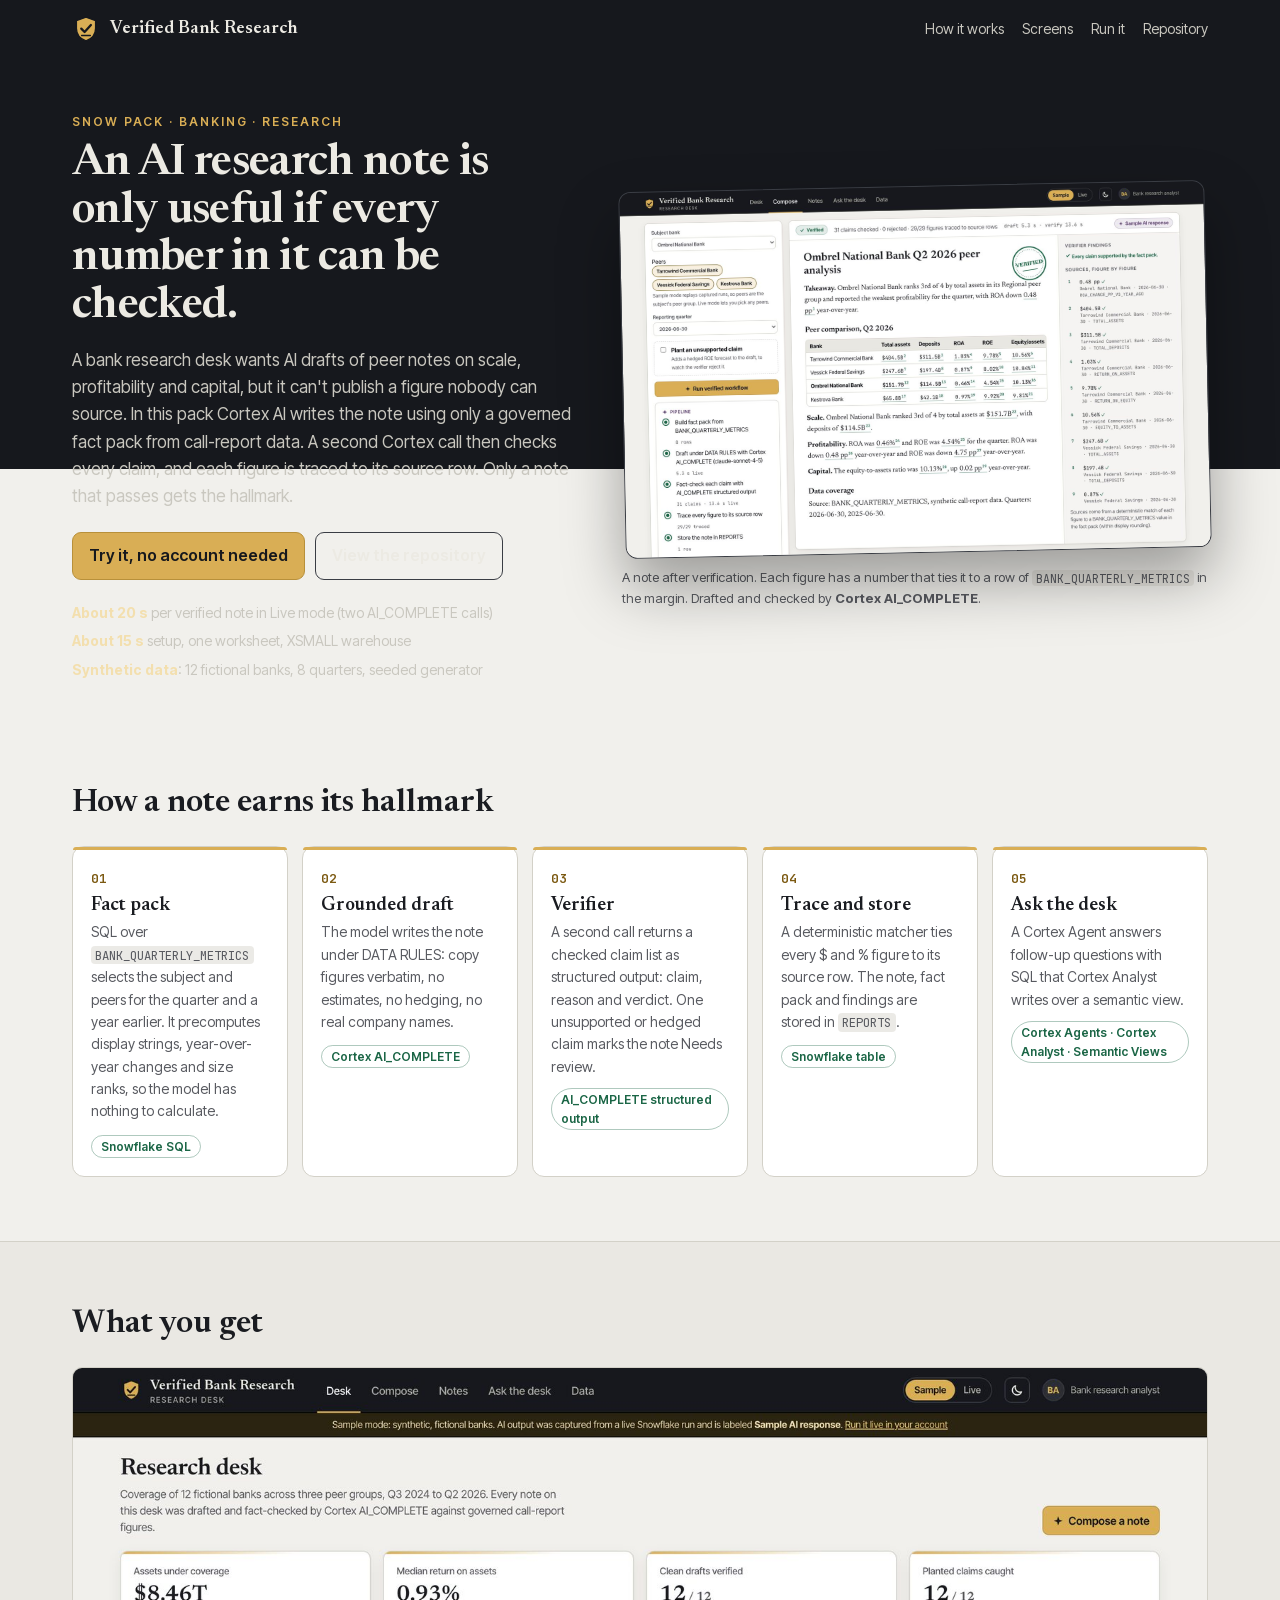
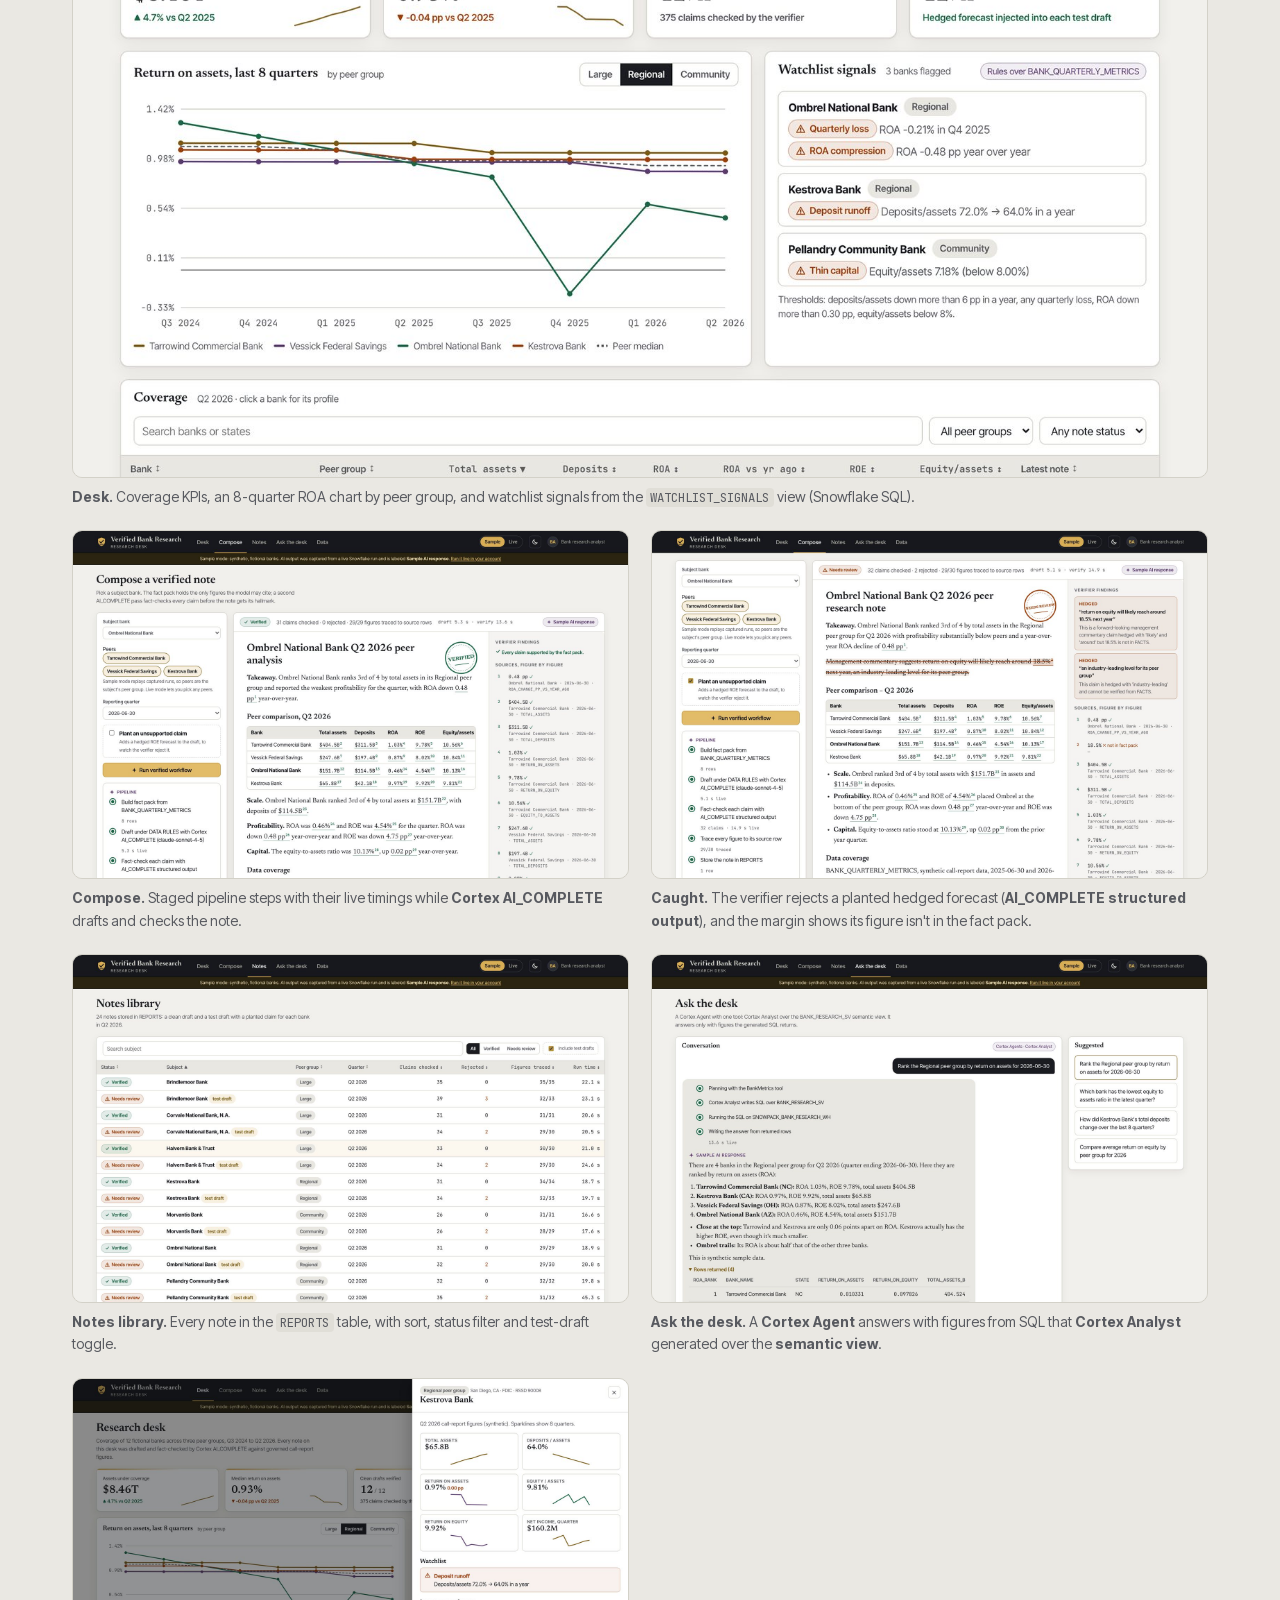
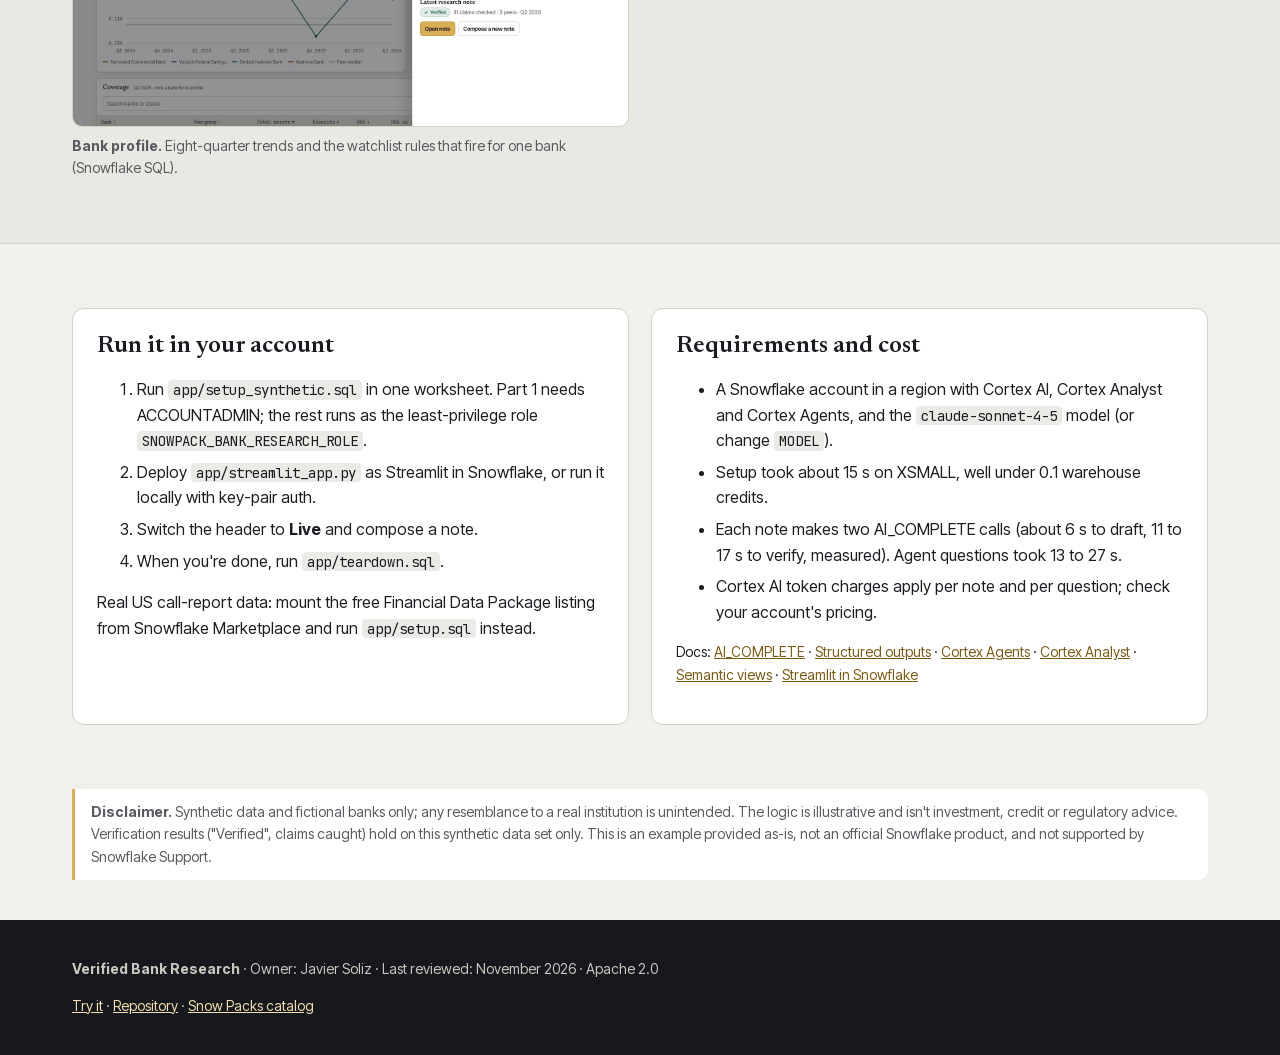
<file: docs/index.html>
<!doctype html>
<html lang="en">
<head>
  <meta charset="utf-8">
  <meta name="viewport" content="width=device-width, initial-scale=1">
  <title>Verified Bank Research · A Snow Pack</title>
  <meta name="description" content="Bank research notes where every figure is traced to governed call-report data, and a Cortex AI verifier rejects any unsupported claim before the note is published. Synthetic data, runs on Snowflake.">
  <meta name="color-scheme" content="light dark">
  <link rel="icon" href="data:image/svg+xml,%3Csvg xmlns='http://www.w3.org/2000/svg' viewBox='0 0 32 32'%3E%3Cpath d='M16 2.5 27 6.5v8.6c0 7.1-4.6 12.2-11 14.4C9.6 27.3 5 22.2 5 15.1V6.5Z' fill='%23D9AE55' stroke='%2316181D' stroke-width='1.6'/%3E%3Cpath d='m10.6 15.6 3.8 3.8 7.2-8' fill='none' stroke='%2316181D' stroke-width='2.6' stroke-linecap='round'/%3E%3C/svg%3E">
  <link rel="stylesheet" href="landing.css">
</head>
<body>
<header class="bar"><div class="wrap row">
  <a class="brand" href="./"><svg viewBox="0 0 32 32" aria-hidden="true"><path d="M16 2.5 27 6.5v8.6c0 7.1-4.6 12.2-11 14.4C9.6 27.3 5 22.2 5 15.1V6.5Z" fill="#D9AE55" stroke="#16181D" stroke-width="1.6"/><path d="m10.6 15.6 3.8 3.8 7.2-8" fill="none" stroke="#16181D" stroke-width="2.6" stroke-linecap="round" stroke-linejoin="round"/><path d="M11 23.4h10" stroke="#16181D" stroke-width="1.6" stroke-linecap="round"/></svg><span>Verified Bank Research</span></a>
  <nav aria-label="Page"><a href="#how">How it works</a><a href="#screens">Screens</a><a href="#run">Run it</a><a href="https://github.com/sfc-gh-jsoliz/sfguide-verified-bank-research">Repository</a></nav>
</div></header>

<main>
<section class="hero"><div class="wrap hero-grid">
  <div>
    <p class="eyebrow">Snow Pack · Banking · Research</p>
    <h1>An AI research note is only useful if every number in it can be checked.</h1>
    <p class="lede">A bank research desk wants AI drafts of peer notes on scale, profitability and capital, but it can't publish a figure nobody can source. In this pack Cortex AI writes the note using only a governed fact pack from call-report data. A second Cortex call then checks every claim, and each figure is traced to its source row. Only a note that passes gets the hallmark.</p>
    <div class="cta"><a class="btn primary" href="try/">Try it, no account needed</a><a class="btn" href="https://github.com/sfc-gh-jsoliz/sfguide-verified-bank-research">View the repository</a></div>
    <ul class="facts">
      <li><b>About 20 s</b> per verified note in Live mode (two AI_COMPLETE calls)</li>
      <li><b>About 15 s</b> setup, one worksheet, XSMALL warehouse</li>
      <li><b>Synthetic data</b>: 12 fictional banks, 8 quarters, seeded generator</li>
    </ul>
  </div>
  <figure class="hero-shot">
    <img src="images/03-note-verified.jpg" alt="A verified peer note for Ombrel National Bank with a green VERIFIED hallmark, a peer comparison table, and an assay margin listing the source row of each numbered figure" width="1600" height="1000">
    <figcaption>A note after verification. Each figure has a number that ties it to a row of <code>BANK_QUARTERLY_METRICS</code> in the margin. Drafted and checked by <b>Cortex AI_COMPLETE</b>.</figcaption>
  </figure>
</div></section>

<section class="band" id="how"><div class="wrap">
  <h2>How a note earns its hallmark</h2>
  <ol class="flow">
    <li><span class="n">01</span><h3>Fact pack</h3><p>SQL over <code>BANK_QUARTERLY_METRICS</code> selects the subject and peers for the quarter and a year earlier. It precomputes display strings, year-over-year changes and size ranks, so the model has nothing to calculate.</p><span class="cap">Snowflake SQL</span></li>
    <li><span class="n">02</span><h3>Grounded draft</h3><p>The model writes the note under DATA RULES: copy figures verbatim, no estimates, no hedging, no real company names.</p><span class="cap">Cortex AI_COMPLETE</span></li>
    <li><span class="n">03</span><h3>Verifier</h3><p>A second call returns a checked claim list as structured output: claim, reason and verdict. One unsupported or hedged claim marks the note Needs review.</p><span class="cap">AI_COMPLETE structured output</span></li>
    <li><span class="n">04</span><h3>Trace and store</h3><p>A deterministic matcher ties every $ and % figure to its source row. The note, fact pack and findings are stored in <code>REPORTS</code>.</p><span class="cap">Snowflake table</span></li>
    <li><span class="n">05</span><h3>Ask the desk</h3><p>A Cortex Agent answers follow-up questions with SQL that Cortex Analyst writes over a semantic view.</p><span class="cap">Cortex Agents · Cortex Analyst · Semantic Views</span></li>
  </ol>
</div></section>

<section class="band alt" id="screens"><div class="wrap">
  <h2>What you get</h2>
  <div class="shots">
    <figure class="wide"><img loading="lazy" src="images/01-desk.jpg" alt="Research desk dashboard: four KPI tiles (assets under coverage, median ROA, clean drafts verified, planted claims caught), a return-on-assets chart for the Regional peer group with a dotted peer median, a watchlist panel flagging three banks, and the coverage table" width="1600" height="1000"><figcaption><b>Desk.</b> Coverage KPIs, an 8-quarter ROA chart by peer group, and watchlist signals from the <code>WATCHLIST_SIGNALS</code> view (Snowflake SQL).</figcaption></figure>
    <figure><img loading="lazy" src="images/02-compose.jpg" alt="Compose screen: subject bank, peer chips and the planted-claim toggle on the left; the five pipeline steps ticked off with live timings; the note streaming in on the right" width="1600" height="1000"><figcaption><b>Compose.</b> Staged pipeline steps with their live timings while <b>Cortex AI_COMPLETE</b> drafts and checks the note.</figcaption></figure>
    <figure><img loading="lazy" src="images/04-note-review.jpg" alt="A test draft marked NEEDS REVIEW: the planted ROE forecast is struck through in rust, its 18.5% figure is flagged as not in the fact pack, and the verifier findings list it as HEDGED" width="1600" height="1000"><figcaption><b>Caught.</b> The verifier rejects a planted hedged forecast (<b>AI_COMPLETE structured output</b>), and the margin shows its figure isn't in the fact pack.</figcaption></figure>
    <figure><img loading="lazy" src="images/05-notes.jpg" alt="Notes library table with status pills, test-draft tags, claims checked, rejected claims, figures traced and run time, filtered by status" width="1600" height="1000"><figcaption><b>Notes library.</b> Every note in the <code>REPORTS</code> table, with sort, status filter and test-draft toggle.</figcaption></figure>
    <figure><img loading="lazy" src="images/06-ask.jpg" alt="Ask the desk: the agent ranks the Regional peer group by return on assets, with the returned rows and the SQL Cortex Analyst generated" width="1600" height="1000"><figcaption><b>Ask the desk.</b> A <b>Cortex Agent</b> answers with figures from SQL that <b>Cortex Analyst</b> generated over the <b>semantic view</b>.</figcaption></figure>
    <figure><img loading="lazy" src="images/07-bank.jpg" alt="Bank profile drawer for Kestrova Bank: six metric cards with 8-quarter sparklines and a deposit runoff watchlist signal" width="1600" height="1000"><figcaption><b>Bank profile.</b> Eight-quarter trends and the watchlist rules that fire for one bank (Snowflake SQL).</figcaption></figure>
  </div>
</div></section>

<section class="band" id="run"><div class="wrap two">
  <div class="card">
    <h2>Run it in your account</h2>
    <ol>
      <li>Run <code>app/setup_synthetic.sql</code> in one worksheet. Part 1 needs ACCOUNTADMIN; the rest runs as the least-privilege role <code>SNOWPACK_BANK_RESEARCH_ROLE</code>.</li>
      <li>Deploy <code>app/streamlit_app.py</code> as Streamlit in Snowflake, or run it locally with key-pair auth.</li>
      <li>Switch the header to <b>Live</b> and compose a note.</li>
      <li>When you're done, run <code>app/teardown.sql</code>.</li>
    </ol>
    <p>Real US call-report data: mount the free Financial Data Package listing from Snowflake Marketplace and run <code>app/setup.sql</code> instead.</p>
  </div>
  <div class="card">
    <h2>Requirements and cost</h2>
    <ul>
      <li>A Snowflake account in a region with Cortex AI, Cortex Analyst and Cortex Agents, and the <code>claude-sonnet-4-5</code> model (or change <code>MODEL</code>).</li>
      <li>Setup took about 15 s on XSMALL, well under 0.1 warehouse credits.</li>
      <li>Each note makes two AI_COMPLETE calls (about 6 s to draft, 11 to 17 s to verify, measured). Agent questions took 13 to 27 s.</li>
      <li>Cortex AI token charges apply per note and per question; check your account's pricing.</li>
    </ul>
    <p class="docs">Docs: <a href="https://docs.snowflake.com/en/sql-reference/functions/ai_complete">AI_COMPLETE</a> · <a href="https://docs.snowflake.com/en/sql-reference/functions/ai_complete-structured-outputs">Structured outputs</a> · <a href="https://docs.snowflake.com/en/user-guide/snowflake-cortex/cortex-agents">Cortex Agents</a> · <a href="https://docs.snowflake.com/en/user-guide/snowflake-cortex/cortex-analyst">Cortex Analyst</a> · <a href="https://docs.snowflake.com/en/user-guide/views-semantic/overview">Semantic views</a> · <a href="https://docs.snowflake.com/en/developer-guide/streamlit/about-streamlit">Streamlit in Snowflake</a></p>
  </div>
</div></section>

<section class="disclaimer"><div class="wrap">
  <p><b>Disclaimer.</b> Synthetic data and fictional banks only; any resemblance to a real institution is unintended. The logic is illustrative and isn't investment, credit or regulatory advice. Verification results ("Verified", claims caught) hold on this synthetic data set only. This is an example provided as-is, not an official Snowflake product, and not supported by Snowflake Support.</p>
</div></section>
</main>

<footer class="foot"><div class="wrap">
  <p><b>Verified Bank Research</b> · Owner: Javier Soliz · Last reviewed: November 2026 · Apache 2.0</p>
  <p><a href="try/">Try it</a> · <a href="https://github.com/sfc-gh-jsoliz/sfguide-verified-bank-research">Repository</a> · <a href="https://sfc-gh-ooral.github.io/snow-packs/">Snow Packs catalog</a></p>
</div></footer>
</body>
</html>
</file>
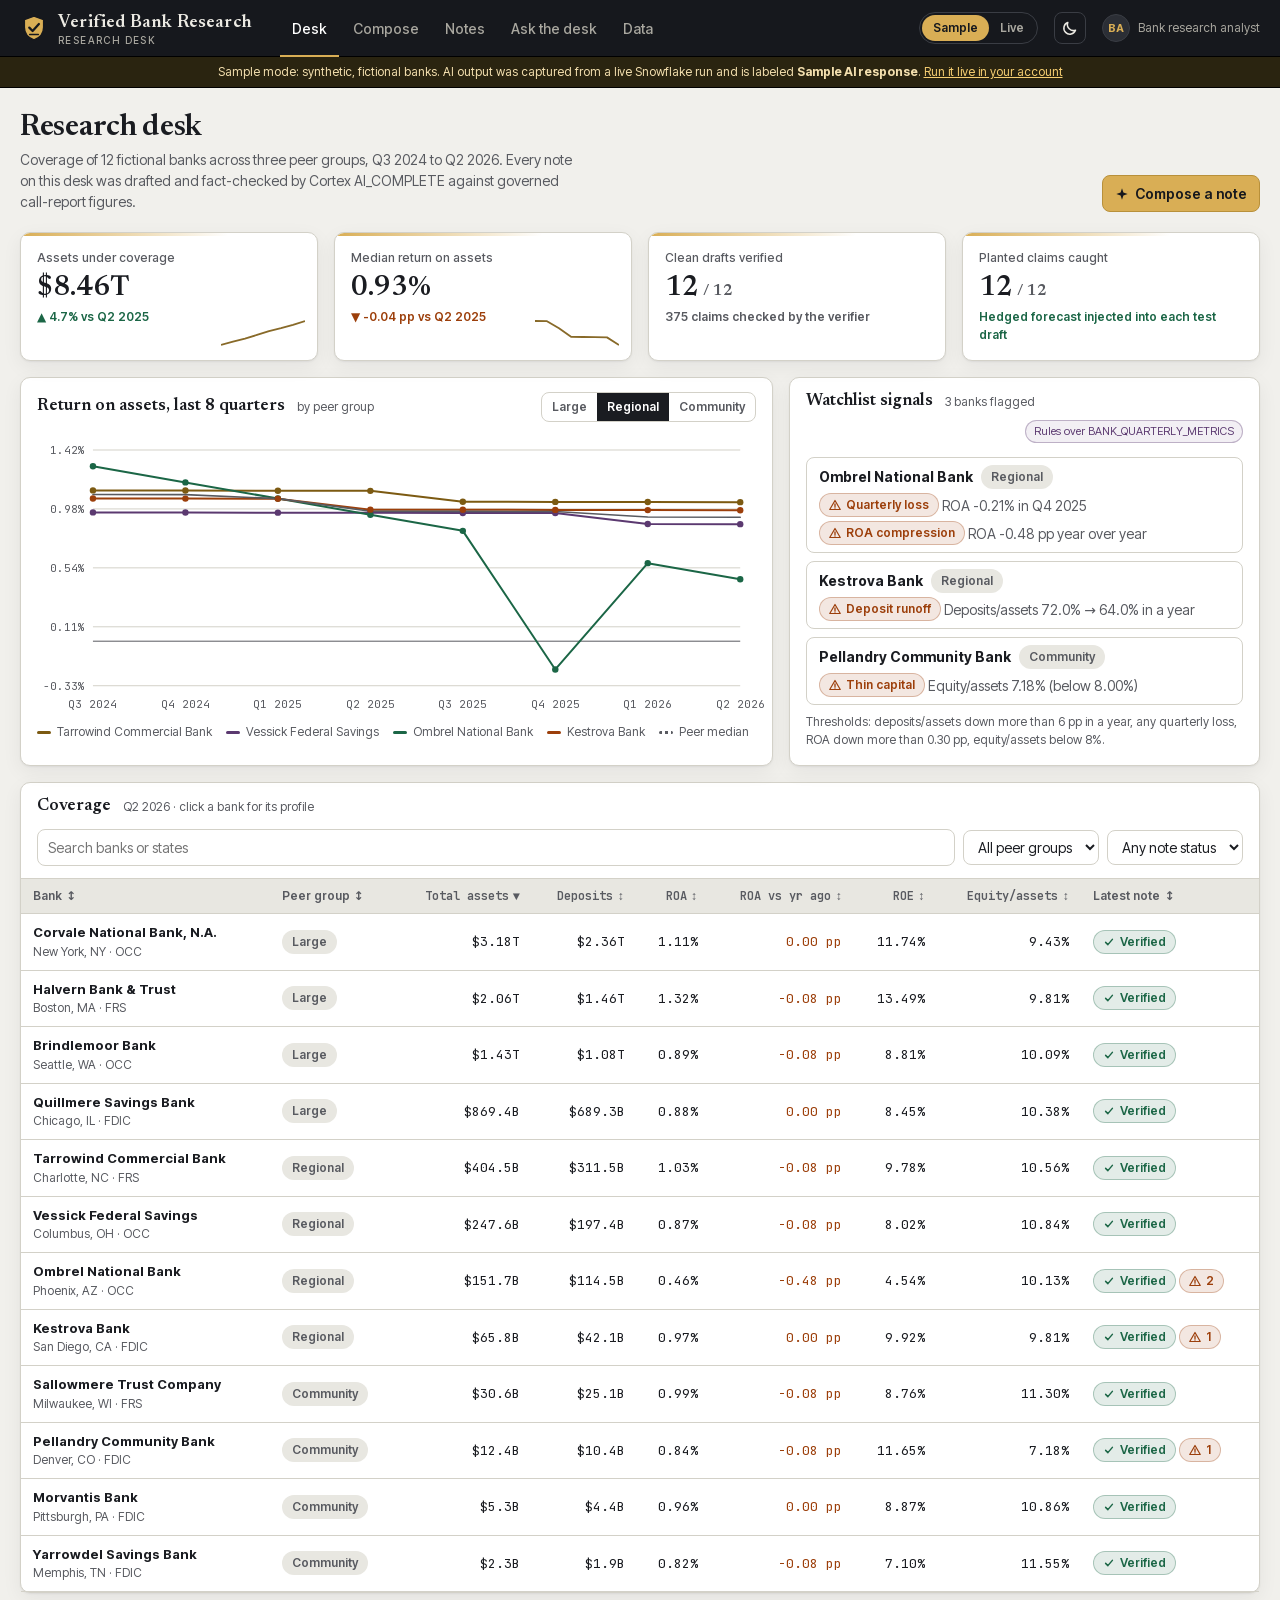
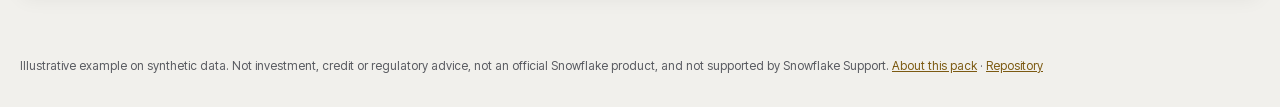
<file: docs/try/index.html>
<!doctype html>
<html lang="en">
<head>
  <meta charset="utf-8">
  <meta name="viewport" content="width=device-width, initial-scale=1">
  <title>Verified Bank Research (Sample mode)</title>
  <meta name="description" content="No-account example of Verified Bank Research: grounded, self-verifying bank research notes on synthetic data.">
  <meta name="color-scheme" content="light dark">
  <link rel="icon" href="data:image/svg+xml,%3Csvg xmlns='http://www.w3.org/2000/svg' viewBox='0 0 32 32'%3E%3Cpath d='M16 2.5 27 6.5v8.6c0 7.1-4.6 12.2-11 14.4C9.6 27.3 5 22.2 5 15.1V6.5Z' fill='%23D9AE55' stroke='%2316181D' stroke-width='1.6'/%3E%3Cpath d='m10.6 15.6 3.8 3.8 7.2-8' fill='none' stroke='%2316181D' stroke-width='2.6' stroke-linecap='round'/%3E%3C/svg%3E">
  <link rel="stylesheet" href="app.css">
</head>
<body>
  <noscript>This example needs JavaScript. The repository README shows the same screens as screenshots.</noscript>
  <script src="app.js" defer></script>
</body>
</html>
</file>
<file: docs/landing.css>
@import url("fonts/fonts.css");
:root { --bg:#F1F0EC; --surface:#fff; --line:#D3D1C8; --ink:#1A1C21; --muted:#585A60; --bar:#16181D;
  --brass:#7C5A12; --brass-fill:#D9AE55; --verified:#1B6646; --serif:"Newsreader",Georgia,serif;
  --sans:"Inter Tight",system-ui,sans-serif; --mono:"JetBrains Mono",ui-monospace,monospace; }
@media (prefers-color-scheme: dark) { :root { --bg:#121316; --surface:#1A1C20; --line:#32353B; --ink:#ECEAE3; --muted:#A3A39C; --brass:#D9AE55; --verified:#5CC995; } }
* { box-sizing:border-box; }
html { overflow-x:clip; }
body { margin:0; background:var(--bg); color:var(--ink); font:16px/1.6 var(--sans); }
a { color:var(--brass); }
code { font:.88em var(--mono); background:color-mix(in srgb,var(--line) 45%,transparent); padding:.05em .35em; border-radius:4px; overflow-wrap:anywhere; }
.wrap { max-width:1180px; margin:0 auto; padding:0 22px; }
.bar { background:var(--bar); color:#ECEAE3; position:sticky; top:0; z-index:5; }
.bar .row { display:flex; align-items:center; gap:18px; height:58px; }
.brand { display:flex; gap:10px; align-items:center; color:#ECEAE3; text-decoration:none; font:600 18px var(--serif); }
.brand svg { width:28px; height:28px; }
.bar nav { margin-left:auto; display:flex; gap:18px; }
.bar nav a { color:#C9C7BF; text-decoration:none; font-size:14px; }
.bar nav a:hover { color:#fff; }
.hero { background:linear-gradient(180deg,#16181D 0,#16181D 62%,var(--bg) 62%); color:#ECEAE3; padding:56px 0 40px; }
.hero-grid { display:grid; grid-template-columns:minmax(0,1fr) minmax(0,1.15fr); gap:40px; align-items:center; }
.hero-grid > * { min-width:0; }
.eyebrow { font:600 12px var(--sans); letter-spacing:.16em; text-transform:uppercase; color:var(--brass-fill); margin:0 0 12px; }
h1 { font:600 44px/1.08 var(--serif); margin:0 0 16px; letter-spacing:-.015em; }
.lede { color:#C9C7BF; font-size:17px; margin:0 0 22px; }
.cta { display:flex; flex-wrap:wrap; gap:10px; }
.btn { display:inline-block; padding:10px 16px; border-radius:9px; border:1px solid #3A3D44; color:#ECEAE3; text-decoration:none; font-weight:600; }
.btn.primary { background:var(--brass-fill); color:#16181D; border-color:#B8903A; }
.btn:hover { transform:translateY(-1px); }
.facts { list-style:none; padding:0; margin:22px 0 0; display:grid; gap:6px; color:#C9C7BF; font-size:14px; }
.facts b { color:#F3DFAE; }
.hero-shot { margin:0; }
.hero-shot img { width:100%; height:auto; display:block; border-radius:12px; border:1px solid #3A3D44; box-shadow:0 30px 60px rgba(0,0,0,.35); transform:rotate(-1.2deg); }
.hero-shot figcaption { color:var(--muted); font-size:13px; margin-top:14px; }
.band { padding:64px 0; }
.band.alt { background:color-mix(in srgb,var(--line) 25%,var(--bg)); border-block:1px solid var(--line); }
h2 { font:600 32px/1.15 var(--serif); margin:0 0 24px; }
h3 { font:600 19px var(--serif); margin:6px 0 6px; }
.flow { list-style:none; padding:0; margin:0; display:grid; grid-template-columns:repeat(5,minmax(0,1fr)); gap:14px; counter-reset:x; }
.flow li { background:var(--surface); border:1px solid var(--line); border-radius:12px; padding:18px; position:relative; min-width:0; }
.flow li::before { content:""; position:absolute; inset:0 0 auto 0; height:3px; background:var(--brass-fill); border-radius:12px 12px 0 0; }
.flow .n { font:600 13px var(--mono); color:var(--brass); }
.flow p { font-size:14px; color:var(--muted); margin:0 0 10px; }
.cap { display:inline-block; font-size:12px; font-weight:600; color:var(--verified); border:1px solid color-mix(in srgb,var(--verified) 35%,transparent); border-radius:999px; padding:1px 9px; }
.shots { display:grid; grid-template-columns:repeat(2,minmax(0,1fr)); gap:22px; }
.shots figure { margin:0; min-width:0; }
.shots .wide { grid-column:1/-1; }
.shots img { width:100%; height:auto; display:block; border-radius:10px; border:1px solid var(--line); background:var(--surface); }
.shots figcaption { font-size:14px; color:var(--muted); margin-top:8px; }
.two { display:grid; grid-template-columns:repeat(2,minmax(0,1fr)); gap:22px; }
.two > * { min-width:0; }
.card { background:var(--surface); border:1px solid var(--line); border-radius:12px; padding:24px; min-width:0; }
.card h2 { font-size:24px; margin-bottom:12px; }
.card li { margin:6px 0; }
.docs { font-size:14px; }
.disclaimer { padding:0 0 40px; }
.disclaimer p { border-left:3px solid var(--brass-fill); padding:12px 16px; background:var(--surface); border-radius:0 10px 10px 0; font-size:14px; color:var(--muted); margin:0; }
.foot { background:var(--bar); color:#C9C7BF; padding:24px 0; font-size:14px; }
.foot a { color:#F3DFAE; }
@media (max-width:980px) { .hero-grid, .two { grid-template-columns:minmax(0,1fr); } .flow { grid-template-columns:repeat(2,minmax(0,1fr)); } .hero { background:#16181D; } .hero-shot figcaption { color:#C9C7BF; } }
@media (max-width:600px) { h1 { font-size:32px; } .bar nav { display:none; } .flow, .shots { grid-template-columns:minmax(0,1fr); } .band { padding:44px 0; } .hero-shot img { transform:none; } }
@media (prefers-reduced-motion: reduce) { * { transition:none !important; } }
</file>
<file: docs/try/app.css>
@import url("../fonts/fonts.css");

:root {
  --bg: #F1F0EC; --surface: #FFFFFF; --surface-2: #E8E7E1; --line: #D3D1C8;
  --ink: #1A1C21; --muted: #585A60; --bar: #16181D; --bar-ink: #ECEAE3; --bar-muted: #A9A79F;
  --brass: #7C5A12; --brass-fill: #D9AE55; --verified: #1B6646; --review: #9C3F0B; --assay: #5B3970;
  --shadow: 0 1px 2px rgba(22,24,29,.06), 0 6px 20px rgba(22,24,29,.06);
  --serif: "Newsreader", Georgia, serif; --sans: "Inter Tight", system-ui, -apple-system, "Segoe UI", sans-serif;
  --mono: "JetBrains Mono", ui-monospace, Menlo, monospace;
  --r: 10px;
  color-scheme: light;
}
:root[data-theme="dark"] {
  --bg: #121316; --surface: #1A1C20; --surface-2: #23262B; --line: #32353B;
  --ink: #ECEAE3; --muted: #A3A39C; --bar: #0C0D0F;
  --brass: #D9AE55; --verified: #5CC995; --review: #F0965A; --assay: #C9A2DB;
  --shadow: 0 1px 2px rgba(0,0,0,.3), 0 8px 24px rgba(0,0,0,.25);
  color-scheme: dark;
}
@media (prefers-color-scheme: dark) {
  :root:not([data-theme="light"]) {
    --bg: #121316; --surface: #1A1C20; --surface-2: #23262B; --line: #32353B;
    --ink: #ECEAE3; --muted: #A3A39C; --bar: #0C0D0F;
    --brass: #D9AE55; --verified: #5CC995; --review: #F0965A; --assay: #C9A2DB;
    --shadow: 0 1px 2px rgba(0,0,0,.3), 0 8px 24px rgba(0,0,0,.25);
    color-scheme: dark;
  }
}

* { box-sizing: border-box; }
html { overflow-x: clip; }
body { margin: 0; background: var(--bg); color: var(--ink); font: 14px/1.5 var(--sans); -webkit-font-smoothing: antialiased; }
button, input, select { font: inherit; color: inherit; }
a { color: var(--brass); }
:focus-visible { outline: 2px solid var(--brass-fill); outline-offset: 2px; border-radius: 4px; }
.sr { position: absolute; width: 1px; height: 1px; overflow: hidden; clip: rect(0 0 0 0); white-space: nowrap; }
.mono { font-family: var(--mono); font-variant-numeric: tabular-nums; }
.muted { color: var(--muted); }

/* ---------- top bar ---------- */
.topbar { position: sticky; top: 0; z-index: 30; background: var(--bar); color: var(--bar-ink); border-bottom: 1px solid #000; }
.topbar .row { display: flex; align-items: center; gap: 16px; padding: 0 20px; height: 56px; max-width: 1360px; margin: 0 auto; }
.brand { display: flex; align-items: center; gap: 10px; text-decoration: none; color: var(--bar-ink); flex: 0 0 auto; }
.brand svg { width: 28px; height: 28px; }
.brand b { font: 600 18px/1 var(--serif); letter-spacing: .01em; }
.brand small { display: block; font: 500 10px/1 var(--sans); letter-spacing: .14em; text-transform: uppercase; color: var(--bar-muted); margin-top: 3px; }
.tabs { display: flex; gap: 2px; margin-left: 12px; overflow-x: auto; scrollbar-width: none; }
.tabs::-webkit-scrollbar { display: none; }
.tab { background: none; border: 0; color: var(--bar-muted); padding: 18px 12px 16px; cursor: pointer; border-bottom: 2px solid transparent; white-space: nowrap; font-weight: 500; }
.tab:hover { color: var(--bar-ink); }
.tab[aria-selected="true"] { color: #fff; border-bottom-color: var(--brass-fill); }
.spacer { flex: 1; }
.env { display: inline-flex; align-items: center; border: 1px solid #3A3D44; border-radius: 999px; padding: 2px; flex: 0 0 auto; }
.env button { border: 0; background: none; color: var(--bar-muted); padding: 4px 11px; border-radius: 999px; cursor: pointer; font-size: 12px; font-weight: 600; }
.env button[aria-pressed="true"] { background: var(--brass-fill); color: #16181D; }
.chip-role { display: flex; align-items: center; gap: 8px; font-size: 12px; color: var(--bar-muted); flex: 0 0 auto; }
.avatar { width: 28px; height: 28px; border-radius: 50%; background: #2B2E35; color: var(--brass-fill); display: grid; place-items: center; font-weight: 700; font-size: 11px; border: 1px solid #3A3D44; }
.iconbtn { background: none; border: 1px solid #3A3D44; color: var(--bar-ink); width: 32px; height: 32px; border-radius: 8px; cursor: pointer; display: grid; place-items: center; flex: 0 0 auto; }
.iconbtn svg { width: 16px; height: 16px; }
.banner { background: #2A2410; color: #F3DFAE; font-size: 12px; text-align: center; padding: 6px 16px; border-bottom: 1px solid #000; }
.banner a { color: #F7CF72; }

/* ---------- layout ---------- */
main { max-width: 1360px; margin: 0 auto; padding: 24px 20px 64px; }
.view { animation: enter .35s ease backwards; }
@keyframes enter { from { opacity: 0; transform: translateY(6px); } }
.pagehead { display: flex; flex-wrap: wrap; align-items: end; gap: 12px 24px; margin-bottom: 20px; }
.pagehead h1 { font: 600 30px/1.1 var(--serif); margin: 0; letter-spacing: -.01em; }
.pagehead p { margin: 4px 0 0; color: var(--muted); max-width: 70ch; }
.pagehead .actions { margin-left: auto; display: flex; gap: 8px; flex-wrap: wrap; }
.grid { display: grid; gap: 16px; }
.g-kpi { grid-template-columns: repeat(4, minmax(0, 1fr)); }
.g-2 { grid-template-columns: minmax(0, 1.6fr) minmax(0, 1fr); }
.panel { background: var(--surface); border: 1px solid var(--line); border-radius: var(--r); box-shadow: var(--shadow); min-width: 0; }
.panel > header { display: flex; align-items: center; flex-wrap: wrap; gap: 8px 12px; padding: 14px 16px 0; }
.panel > header h2 { font: 600 17px/1.2 var(--serif); margin: 0; }
.panel > header .sub { color: var(--muted); font-size: 12px; }
.panel .body { padding: 14px 16px 16px; }
.powered { margin-left: auto; font-size: 11px; color: var(--assay); border: 1px solid color-mix(in srgb, var(--assay) 35%, transparent); background: color-mix(in srgb, var(--assay) 8%, transparent); padding: 2px 8px; border-radius: 999px; white-space: nowrap; max-width: 100%; overflow: hidden; text-overflow: ellipsis; }

/* ---------- KPI ---------- */
.kpi { padding: 16px; position: relative; overflow: hidden; }
.kpi .label { font-size: 12px; color: var(--muted); font-weight: 500; }
.kpi .value { font: 600 28px/1.1 var(--serif); margin: 6px 0 4px; font-variant-numeric: tabular-nums; }
.kpi .delta { font-size: 12px; font-weight: 600; }
.kpi .delta.up { color: var(--verified); } .kpi .delta.down { color: var(--review); } .kpi .delta.flat { color: var(--muted); }
.kpi svg.spark { position: absolute; right: 12px; bottom: 12px; width: 84px; height: 30px; opacity: .9; }
.kpi::after { content: ""; position: absolute; inset: 0 0 auto 0; height: 3px; background: linear-gradient(90deg, var(--brass-fill), transparent 70%); }

/* ---------- buttons, pills, inputs ---------- */
.btn { display: inline-flex; align-items: center; gap: 6px; border: 1px solid var(--line); background: var(--surface); padding: 7px 12px; border-radius: 8px; cursor: pointer; font-weight: 600; text-decoration: none; color: var(--ink); transition: transform .15s, border-color .15s, background .15s; }
.btn:hover { border-color: var(--brass); transform: translateY(-1px); }
.btn.primary { background: var(--brass-fill); border-color: #B8903A; color: #16181D; }
.btn.primary:hover { background: #E3BC69; }
.btn svg { width: 14px; height: 14px; flex: 0 0 auto; }
.btn:disabled { opacity: .55; cursor: not-allowed; transform: none; }
.pill { display: inline-flex; align-items: center; gap: 5px; padding: 2px 9px; border-radius: 999px; font-size: 12px; font-weight: 600; white-space: nowrap; border: 1px solid transparent; }
.pill.verified { color: var(--verified); background: color-mix(in srgb, var(--verified) 12%, transparent); border-color: color-mix(in srgb, var(--verified) 30%, transparent); }
.pill.review { color: var(--review); background: color-mix(in srgb, var(--review) 12%, transparent); border-color: color-mix(in srgb, var(--review) 30%, transparent); }
.pill.neutral { color: var(--muted); background: var(--surface-2); }
.pill.brass { color: var(--brass); background: color-mix(in srgb, var(--brass-fill) 18%, transparent); }
.pill.ai { color: var(--assay); background: color-mix(in srgb, var(--assay) 10%, transparent); border-color: color-mix(in srgb, var(--assay) 30%, transparent); }
.pill svg { width: 12px; height: 12px; }
.seg { display: inline-flex; border: 1px solid var(--line); border-radius: 8px; overflow: hidden; background: var(--surface); }
.seg button { border: 0; background: none; padding: 5px 10px; cursor: pointer; font-size: 12px; font-weight: 600; color: var(--muted); }
.seg button[aria-pressed="true"] { background: var(--ink); color: var(--surface); }
.input { border: 1px solid var(--line); background: var(--surface); border-radius: 8px; padding: 7px 10px; min-width: 0; }
label.field { display: grid; gap: 4px; font-size: 12px; font-weight: 600; color: var(--muted); }
.toolbar { display: flex; flex-wrap: wrap; gap: 8px; align-items: center; padding: 12px 16px; border-bottom: 1px solid var(--line); }

/* ---------- tables ---------- */
.tablewrap { overflow-x: auto; position: relative; }
table.data { width: 100%; border-collapse: collapse; font-size: 13px; }
table.data th, table.data th.num { font-family: var(--sans); }
table.data th { text-align: left; font-weight: 600; color: var(--muted); font-size: 12px; background: var(--surface-2); padding: 8px 12px; white-space: nowrap; border-bottom: 1px solid var(--line); }
table.data th button { all: unset; cursor: pointer; display: inline-flex; gap: 4px; align-items: center; }
table.data th button:focus-visible { outline: 2px solid var(--brass-fill); }
table.data td { padding: 9px 12px; border-bottom: 1px solid var(--line); white-space: nowrap; }
table.data td.num, table.data th.num { text-align: right; font-family: var(--mono); font-variant-numeric: tabular-nums; }
table.data tbody tr { cursor: pointer; transition: background .12s; }
table.data tbody tr:hover { background: color-mix(in srgb, var(--brass-fill) 9%, transparent); }
.delta-up { color: var(--verified); } .delta-down { color: var(--review); }
.empty { padding: 40px 16px; text-align: center; color: var(--muted); }
.empty b { display: block; font: 600 17px var(--serif); color: var(--ink); margin-bottom: 4px; }

/* ---------- charts ---------- */
.chart { position: relative; }
.chart svg { width: 100%; height: auto; display: block; overflow: visible; }
.chart .axis text { fill: var(--muted); font: 11px var(--mono); }
.chart .grid line { stroke: var(--line); }
.chart .tip { position: absolute; pointer-events: none; background: var(--bar); color: var(--bar-ink); padding: 8px 10px; border-radius: 8px; font-size: 12px; box-shadow: var(--shadow); min-width: 170px; z-index: 5; transform: translate(-50%, -105%); opacity: 0; transition: opacity .12s; }
.chart .tip.on { opacity: 1; }
.chart .tip b { display: block; font-family: var(--mono); font-size: 11px; color: var(--brass-fill); margin-bottom: 4px; }
.chart .tip div { display: flex; justify-content: space-between; gap: 12px; }
.legend { display: flex; flex-wrap: wrap; gap: 6px 14px; font-size: 12px; color: var(--muted); margin-top: 8px; }
.legend span { display: inline-flex; align-items: center; gap: 6px; }
.legend i { width: 14px; height: 3px; border-radius: 2px; display: inline-block; }
.line-draw { stroke-dasharray: 1200; stroke-dashoffset: 1200; animation: draw 1s ease-out forwards; }
@keyframes draw { to { stroke-dashoffset: 0; } }

/* ---------- drawer / modal ---------- */
.scrim { position: fixed; inset: 0; background: rgba(12,13,15,.45); z-index: 60; animation: fade .2s ease backwards; }
@keyframes fade { from { opacity: 0; } }
.drawer { position: fixed; top: 0; right: 0; bottom: 0; width: min(560px, 100vw); background: var(--surface); z-index: 61; box-shadow: -10px 0 40px rgba(0,0,0,.2); display: flex; flex-direction: column; animation: slide .28s cubic-bezier(.2,.8,.2,1) backwards; }
.drawer.wide { width: min(1080px, 100vw); }
@keyframes slide { from { transform: translateX(40px); opacity: 0; } }
.drawer > header { display: flex; align-items: start; gap: 12px; padding: 18px 20px; border-bottom: 1px solid var(--line); }
.drawer > header h2 { font: 600 22px/1.2 var(--serif); margin: 0; }
.drawer > .scroll { overflow-y: auto; padding: 18px 20px 28px; flex: 1; }
.close { margin-left: auto; background: none; border: 1px solid var(--line); width: 32px; height: 32px; border-radius: 8px; cursor: pointer; flex: 0 0 auto; }
.modal { position: fixed; z-index: 61; left: 50%; top: 50%; transform: translate(-50%, -50%); width: min(520px, calc(100vw - 32px)); background: var(--surface); border-radius: 14px; padding: 22px; box-shadow: var(--shadow); border: 1px solid var(--line); }
.modal h2 { font: 600 21px var(--serif); margin: 0 0 8px; }
pre.code { background: var(--surface-2); border: 1px solid var(--line); border-radius: 8px; padding: 10px 12px; font: 12px/1.55 var(--mono); overflow-x: auto; white-space: pre; margin: 8px 0; max-width: 100%; }

.statgrid { display: grid; grid-template-columns: repeat(2, minmax(0, 1fr)); gap: 10px; }
.stat { border: 1px solid var(--line); border-radius: 8px; padding: 10px 12px; }
.stat .l { font-size: 11px; color: var(--muted); font-weight: 600; text-transform: uppercase; letter-spacing: .06em; }
.stat .v { font: 600 19px var(--serif); font-variant-numeric: tabular-nums; }
.stat svg { width: 100%; height: 34px; display: block; margin-top: 4px; }
.signal { display: flex; gap: 10px; padding: 10px 12px; border-radius: 8px; border: 1px solid color-mix(in srgb, var(--review) 35%, transparent); background: color-mix(in srgb, var(--review) 7%, transparent); margin-top: 8px; }
.signal b { color: var(--review); }

/* ---------- compose ---------- */
.compose { display: grid; grid-template-columns: 340px minmax(0, 1fr); gap: 16px; align-items: start; }
.form { display: grid; gap: 14px; }
.peerchips { display: flex; flex-wrap: wrap; gap: 6px; }
.peerchips button { border: 1px solid var(--line); background: var(--surface); border-radius: 999px; padding: 4px 10px; font-size: 12px; cursor: pointer; }
.peerchips button[aria-pressed="true"] { border-color: var(--brass); background: color-mix(in srgb, var(--brass-fill) 18%, transparent); color: var(--ink); font-weight: 600; }
.peerchips button:disabled { cursor: default; }
.toggle { display: flex; gap: 10px; align-items: start; padding: 10px 12px; border: 1px dashed var(--line); border-radius: 8px; cursor: pointer; }
.toggle input { margin-top: 3px; accent-color: #B8903A; }
.hint { font-size: 12px; color: var(--muted); }
.steps { list-style: none; margin: 0; padding: 0; display: grid; gap: 8px; }
.steps li { display: grid; grid-template-columns: 22px minmax(0,1fr); gap: 10px; align-items: start; color: var(--muted); }
.steps li .ico { width: 18px; height: 18px; border-radius: 50%; border: 2px solid var(--line); margin-top: 1px; }
.steps li.active { color: var(--ink); font-weight: 600; }
.steps li.active .ico { border-color: var(--assay); border-top-color: transparent; animation: spin .8s linear infinite; }
.steps li.done { color: var(--ink); }
.steps li.done .ico { border-color: var(--verified); background: var(--verified); box-shadow: inset 0 0 0 3px var(--surface); }
.steps li small { grid-column: 2; font-family: var(--mono); font-size: 11px; color: var(--muted); font-weight: 400; }
@keyframes spin { to { transform: rotate(360deg); } }
.skeleton { background: linear-gradient(90deg, var(--surface-2) 25%, color-mix(in srgb, var(--surface-2) 40%, var(--surface)) 50%, var(--surface-2) 75%); background-size: 400% 100%; animation: shimmer 1.4s infinite; border-radius: 6px; }
@keyframes shimmer { from { background-position: 100% 0; } to { background-position: 0 0; } }

/* ---------- the note (paper + assay margin) ---------- */
.reader { display: grid; grid-template-columns: minmax(0, 1fr) 300px; gap: 0; }
.paper { padding: 28px 34px 34px; position: relative; font: 17px/1.6 var(--serif); min-width: 0; }
.paper h1 { font: 600 27px/1.2 var(--serif); margin: 0 0 14px; padding-right: 110px; }
.paper h2 { font: 600 19px/1.3 var(--serif); margin: 22px 0 6px; }
.paper p { margin: 0 0 12px; }
.paper ul { padding-left: 20px; margin: 0 0 12px; }
.paper li { margin: 4px 0; }
.paper .tablewrap { margin: 10px 0 16px; border: 1px solid var(--line); border-radius: 8px; }
.paper table { width: 100%; border-collapse: collapse; font: 13px var(--sans); }
.paper th { background: var(--surface-2); text-align: left; padding: 7px 10px; white-space: nowrap; }
.paper td { padding: 7px 10px; border-top: 1px solid var(--line); white-space: nowrap; font-family: var(--mono); font-size: 12.5px; }
.paper td:first-child { font-family: var(--sans); font-size: 13px; }
mark.cite { background: none; color: inherit; border-bottom: 1.5px solid color-mix(in srgb, var(--verified) 55%, transparent); cursor: help; padding: 0 1px; }
mark.cite sup { font: 600 9px var(--mono); color: var(--verified); margin-left: 1px; }
mark.cite.miss { border-bottom-color: var(--review); background: color-mix(in srgb, var(--review) 12%, transparent); }
mark.cite.miss sup { color: var(--review); }
mark.cite.hl { background: color-mix(in srgb, var(--brass-fill) 30%, transparent); }
.rejected { background: color-mix(in srgb, var(--review) 12%, transparent); text-decoration: line-through; text-decoration-color: var(--review); text-decoration-thickness: 2px; border-radius: 3px; }
.w { opacity: 0; transition: opacity .18s; } .w.on { opacity: 1; }
.margin { border-left: 1px solid var(--line); background: color-mix(in srgb, var(--surface-2) 45%, var(--surface)); padding: 20px 16px; font-size: 12px; min-width: 0; border-radius: 0 var(--r) var(--r) 0; }
.margin h3 { font: 600 11px var(--sans); text-transform: uppercase; letter-spacing: .1em; color: var(--muted); margin: 0 0 10px; }
.margin ol { list-style: none; margin: 0; padding: 0; display: grid; gap: 6px; max-height: 560px; overflow-y: auto; }
.margin li { display: grid; grid-template-columns: 22px minmax(0,1fr); gap: 6px; padding: 5px 6px; border-radius: 6px; }
.margin li:hover, .margin li.hl { background: color-mix(in srgb, var(--brass-fill) 18%, transparent); }
.margin li .n { font: 600 10px var(--mono); color: var(--verified); padding-top: 1px; }
.margin li.miss .n { color: var(--review); }
.margin li .src { font-family: var(--mono); font-size: 10.5px; color: var(--muted); overflow-wrap: anywhere; }
.finding { border: 1px solid color-mix(in srgb, var(--review) 40%, transparent); background: color-mix(in srgb, var(--review) 8%, transparent); border-radius: 8px; padding: 9px 11px; margin: 8px 0; font-size: 12.5px; }
.finding b { color: var(--review); font-size: 11px; letter-spacing: .06em; }
.verdict { display: flex; flex-wrap: wrap; gap: 8px 16px; align-items: center; padding: 12px 16px; border-bottom: 1px solid var(--line); }
.hallmark { position: absolute; top: 22px; right: 26px; width: 92px; height: 92px; pointer-events: none; }
.hallmark.stamp { animation: stamp .55s cubic-bezier(.2,1.6,.4,1) backwards; }
@keyframes stamp { 0% { transform: scale(1.6) rotate(-14deg); opacity: 0; } 60% { opacity: 1; } 100% { transform: scale(1) rotate(-8deg); } }
.hallmark { transform: rotate(-8deg); }
.ailabel { display: inline-flex; gap: 6px; align-items: center; font: 600 11px var(--sans); color: var(--assay); text-transform: uppercase; letter-spacing: .08em; }

/* ---------- chat ---------- */
.chat { display: grid; grid-template-columns: minmax(0, 1fr) 300px; gap: 16px; align-items: start; }
.thread { display: grid; gap: 14px; padding: 18px; min-height: 360px; }
.msg { max-width: 760px; min-width: 0; }
.thread > *, .chat > * { min-width: 0; }
.msg.user { justify-self: end; background: var(--ink); color: var(--surface); padding: 10px 14px; border-radius: 14px 14px 4px 14px; }
.msg.bot { background: var(--surface-2); padding: 14px 16px; border-radius: 14px 14px 14px 4px; font-family: var(--serif); font-size: 16px; }
.msg.bot p { margin: 0 0 8px; }
.msg.bot ol, .msg.bot ul { margin: 0 0 8px; padding-left: 20px; }
.suggest { display: grid; gap: 8px; }
.suggest button { text-align: left; border: 1px solid var(--line); background: var(--surface); padding: 10px 12px; border-radius: 8px; cursor: pointer; }
.suggest button:hover { border-color: var(--brass); }
.composer { display: flex; gap: 8px; padding: 12px; border-top: 1px solid var(--line); }
.composer .input { flex: 1; }
details.src { margin-top: 8px; font-family: var(--sans); font-size: 13px; }
details.src summary { cursor: pointer; color: var(--brass); font-weight: 600; }

footer.disc { max-width: 1360px; margin: 0 auto; padding: 0 20px 32px; color: var(--muted); font-size: 12px; }

/* ---------- responsive ---------- */
@media (max-width: 1100px) {
  .g-kpi { grid-template-columns: repeat(2, minmax(0, 1fr)); }
  .g-2, .compose, .chat { grid-template-columns: minmax(0, 1fr); }
  .reader { grid-template-columns: minmax(0, 1fr); }
  .margin { border-left: 0; border-top: 1px solid var(--line); border-radius: 0 0 var(--r) var(--r); }
}
@media (max-width: 720px) {
  .topbar .row { flex-wrap: wrap; height: auto; padding: 8px 14px 0; gap: 10px; }
  .tabs { order: 3; width: 100%; margin: 0 -14px; padding: 0 8px; }
  .tab { padding: 10px 10px 9px; }
  .chip-role span { display: none; }
  main { padding: 18px 14px 48px; }
  .pagehead h1 { font-size: 25px; }
  .pagehead .actions { margin-left: 0; }
  .kpi .value { font-size: 23px; }
  .kpi svg.spark { display: none; }
  .paper { padding: 20px 16px 24px; font-size: 16px; }
  .paper h1 { font-size: 22px; padding-right: 70px; }
  .hallmark { width: 64px; height: 64px; top: 14px; right: 12px; }
  .statgrid { grid-template-columns: minmax(0, 1fr); }
  .powered { margin-left: 0; white-space: normal; }
}
@media (max-width: 420px) { .g-kpi { grid-template-columns: minmax(0, 1fr); } .brand small { display: none; } }
@media (prefers-reduced-motion: reduce) { *, *::before, *::after { animation: none !important; transition: none !important; } .w { opacity: 1; } }
</file>
